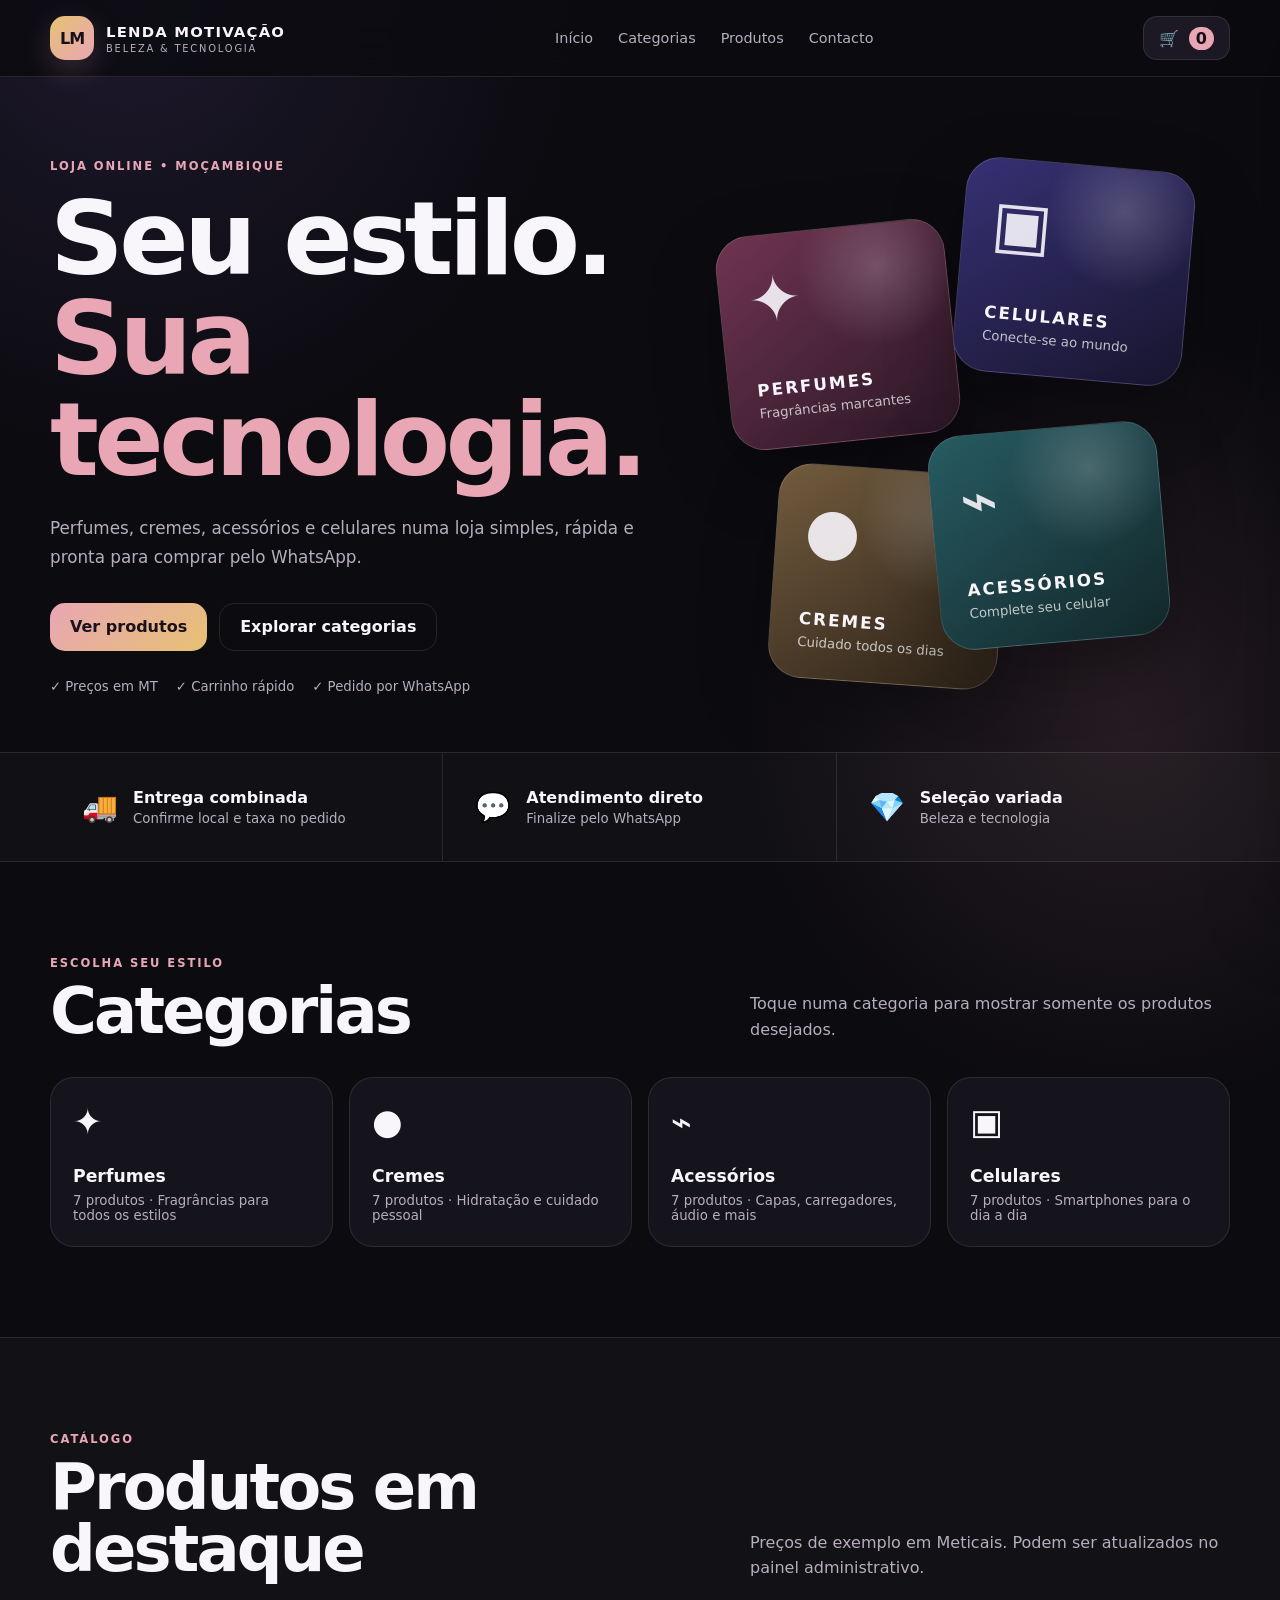
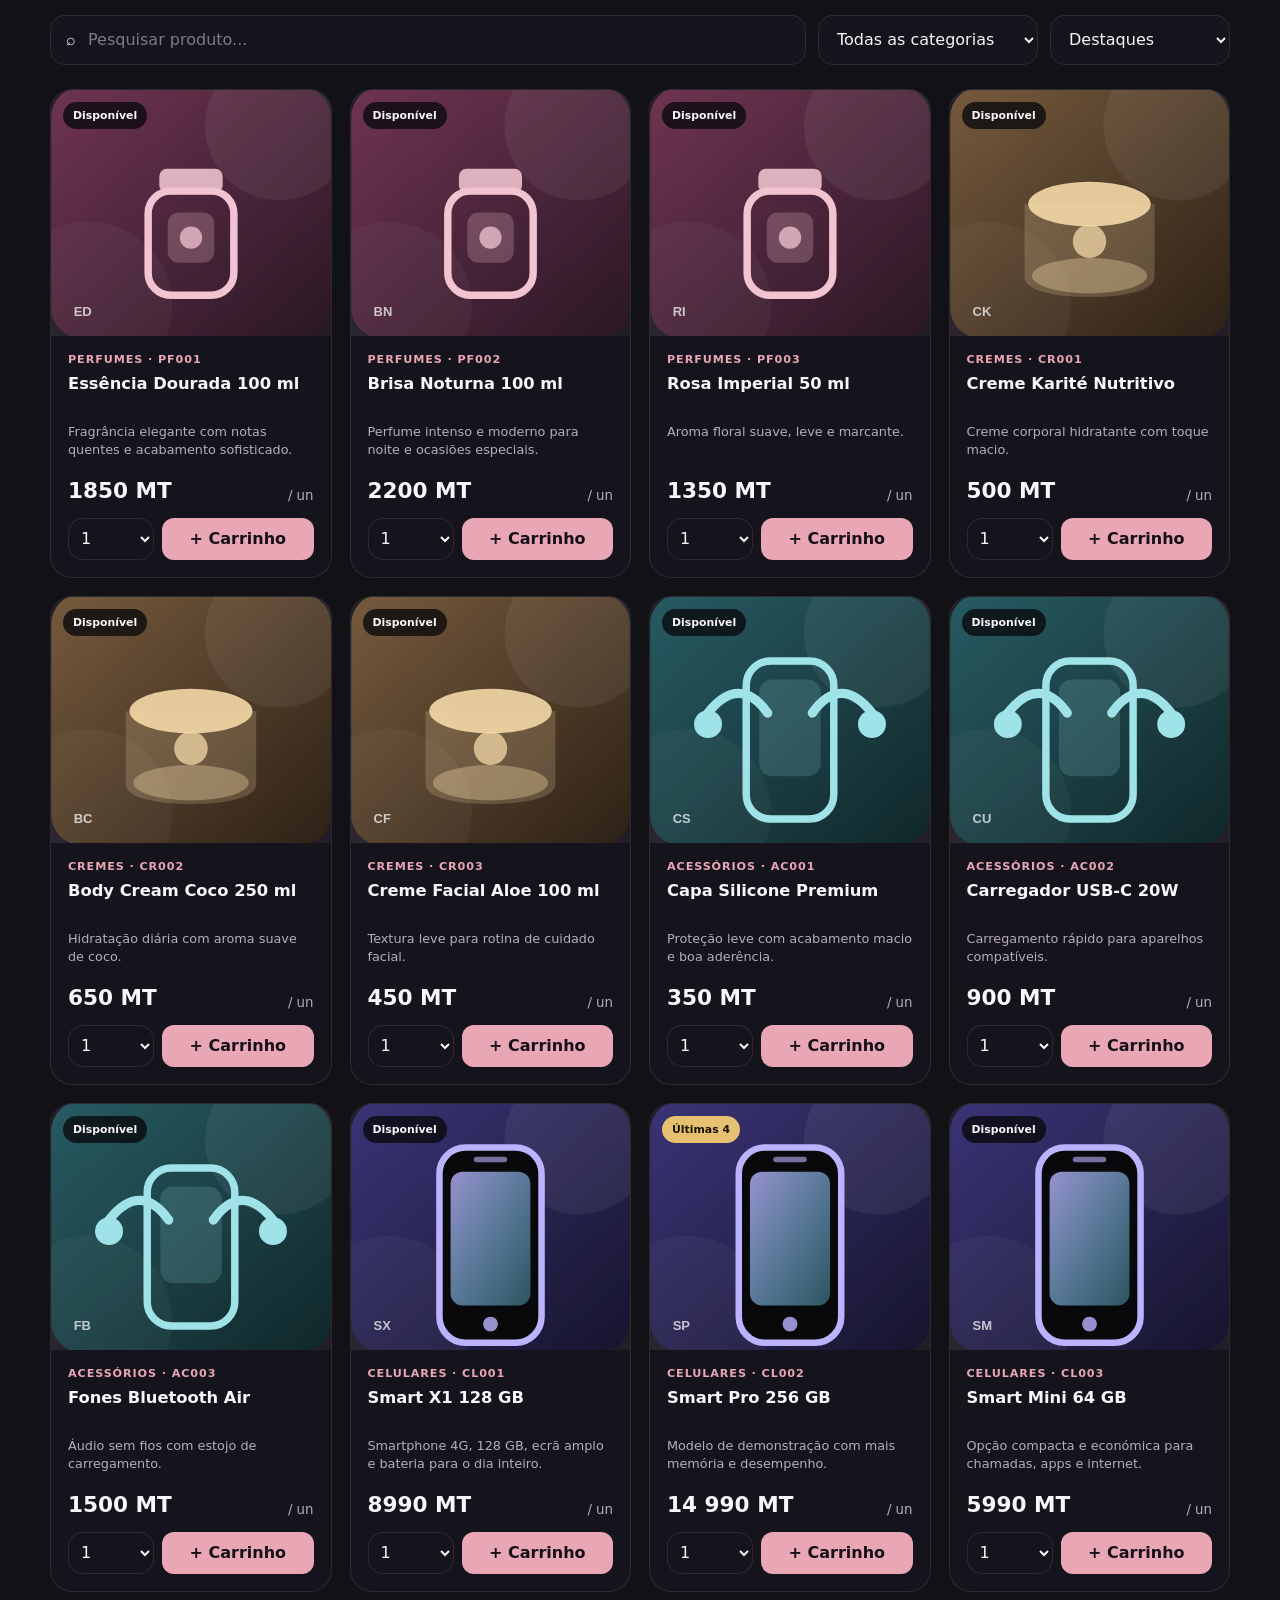
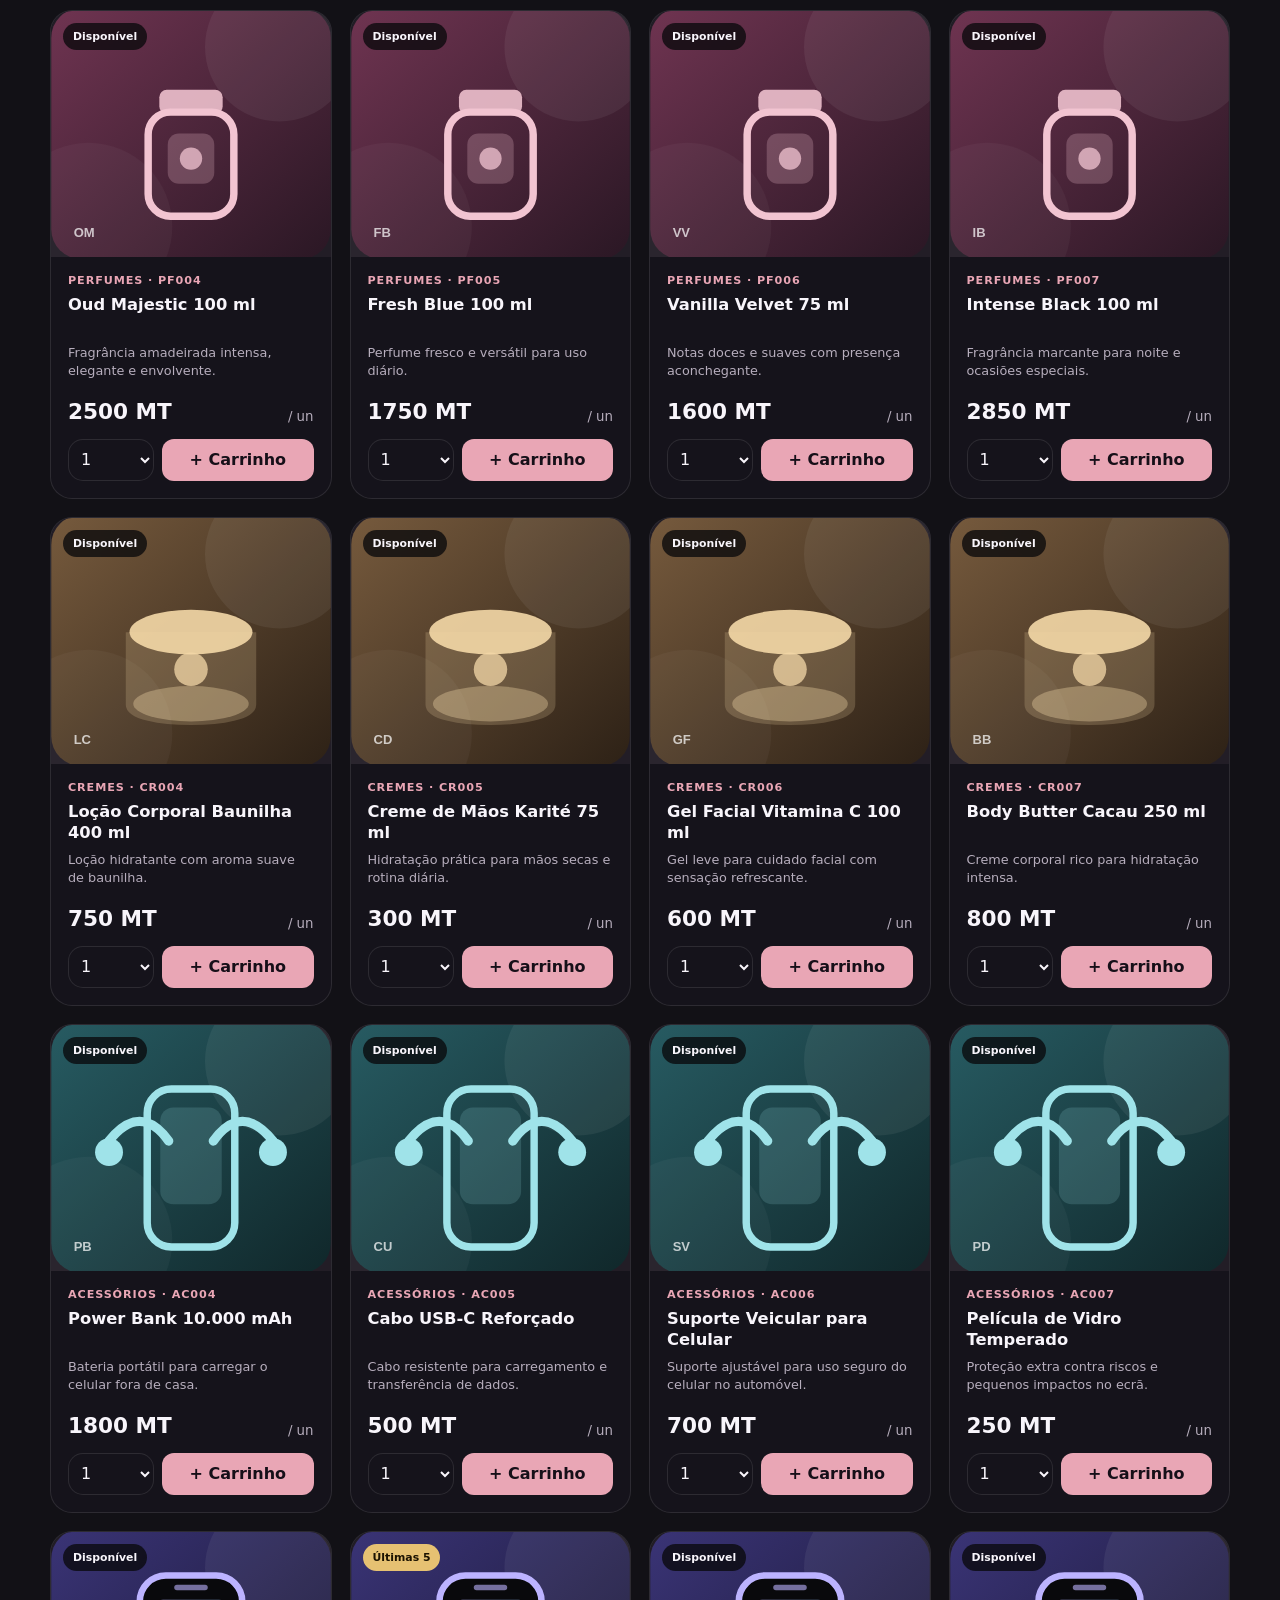
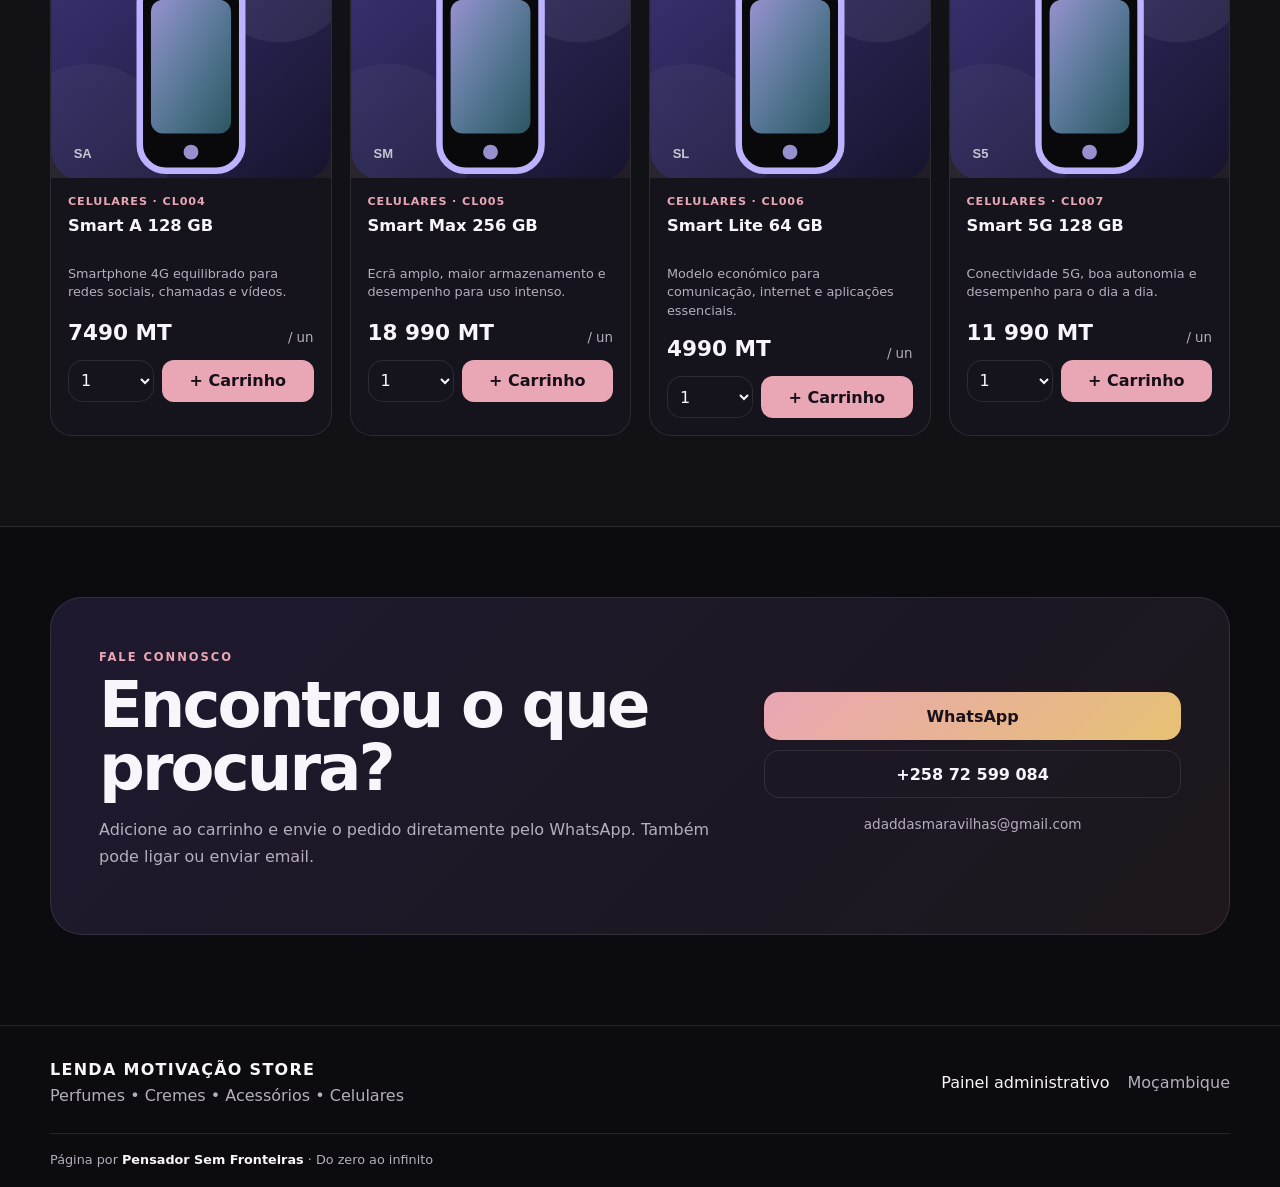
<file: index.html>
<!DOCTYPE html>
<html lang="pt-MZ">
<head>
  <meta charset="UTF-8" />
  <meta name="viewport" content="width=device-width, initial-scale=1.0" />
  <meta name="description" content="Lenda Motivação Store — perfumes, cremes, acessórios de celular e celulares em Moçambique." />
  <title>Lenda Motivação Store — Beleza & Tecnologia</title>
  <link rel="stylesheet" href="css/style.css" />
  <link rel="stylesheet" href="css/patch.css" />
</head>
<body>
  <header class="header">
    <div class="container header-inner">
      <a class="brand" href="#inicio" aria-label="Lenda Motivação Store">
        <span class="brand-mark">LM</span>
        <span><strong>LENDA MOTIVAÇÃO</strong><small>BELEZA & TECNOLOGIA</small></span>
      </a>

      <nav class="nav" id="mainNav">
        <a href="#inicio">Início</a>
        <a href="#categorias">Categorias</a>
        <a href="#produtos">Produtos</a>
        <a href="#contacto">Contacto</a>
      </nav>

      <div class="header-actions">
        <button class="icon-btn" id="menuBtn" aria-label="Abrir menu">☰</button>
        <button class="cart-button" id="cartBtn" aria-label="Abrir carrinho">🛒 <span id="cartCount">0</span></button>
      </div>
    </div>
  </header>

  <main>
    <section class="hero" id="inicio">
      <div class="container hero-grid">
        <div class="hero-copy">
          <span class="eyebrow">Loja online • Moçambique</span>
          <h1>Seu estilo.<br><em>Sua tecnologia.</em></h1>
          <p>Perfumes, cremes, acessórios e celulares numa loja simples, rápida e pronta para comprar pelo WhatsApp.</p>
          <div class="hero-actions">
            <a class="btn btn-primary" href="#produtos">Ver produtos</a>
            <a class="btn btn-ghost" href="#categorias">Explorar categorias</a>
          </div>
          <div class="hero-trust">
            <span>✓ Preços em MT</span>
            <span>✓ Carrinho rápido</span>
            <span>✓ Pedido por WhatsApp</span>
          </div>
        </div>

        <div class="hero-showcase" aria-hidden="true">
          <div class="showcase-card perfume-card">
            <span class="showcase-icon">✦</span>
            <strong>PERFUMES</strong>
            <small>Fragrâncias marcantes</small>
          </div>
          <div class="showcase-card phone-card">
            <span class="showcase-icon">▣</span>
            <strong>CELULARES</strong>
            <small>Conecte-se ao mundo</small>
          </div>
          <div class="showcase-card cream-card">
            <span class="showcase-icon">●</span>
            <strong>CREMES</strong>
            <small>Cuidado todos os dias</small>
          </div>
          <div class="showcase-card accessory-card">
            <span class="showcase-icon">⌁</span>
            <strong>ACESSÓRIOS</strong>
            <small>Complete seu celular</small>
          </div>
        </div>
      </div>
    </section>

    <section class="benefits">
      <div class="container benefits-grid">
        <div><b>🚚</b><span><strong>Entrega combinada</strong><small>Confirme local e taxa no pedido</small></span></div>
        <div><b>💬</b><span><strong>Atendimento direto</strong><small>Finalize pelo WhatsApp</small></span></div>
        <div><b>💎</b><span><strong>Seleção variada</strong><small>Beleza e tecnologia</small></span></div>
      </div>
    </section>

    <section class="section" id="categorias">
      <div class="container">
        <div class="section-heading">
          <div><span class="eyebrow">Escolha seu estilo</span><h2>Categorias</h2></div>
          <p>Toque numa categoria para mostrar somente os produtos desejados.</p>
        </div>
        <div class="category-grid" id="categoryGrid"></div>
      </div>
    </section>

    <section class="section products-section" id="produtos">
      <div class="container">
        <div class="section-heading">
          <div><span class="eyebrow">Catálogo</span><h2>Produtos em destaque</h2></div>
          <p>Preços de exemplo em Meticais. Podem ser atualizados no painel administrativo.</p>
        </div>

        <div class="toolbar">
          <label class="search-box">
            <span>⌕</span>
            <input id="searchInput" type="search" placeholder="Pesquisar produto..." autocomplete="off" />
          </label>
          <select id="categoryFilter" aria-label="Filtrar categoria">
            <option value="all">Todas as categorias</option>
          </select>
          <select id="sortFilter" aria-label="Ordenar produtos">
            <option value="featured">Destaques</option>
            <option value="price-asc">Menor preço</option>
            <option value="price-desc">Maior preço</option>
            <option value="name">Nome A-Z</option>
          </select>
        </div>

        <div class="product-grid" id="productGrid"></div>
        <div class="empty-state hidden" id="emptyState">Nenhum produto encontrado.</div>
      </div>
    </section>

    <section class="section contact-section" id="contacto">
      <div class="container contact-card">
        <div>
          <span class="eyebrow">Fale connosco</span>
          <h2>Encontrou o que procura?</h2>
          <p>Adicione ao carrinho e envie o pedido diretamente pelo WhatsApp. Também pode ligar ou enviar email.</p>
        </div>
        <div class="contact-actions">
          <a class="btn btn-primary" href="https://wa.me/25872599084" target="_blank" rel="noopener">WhatsApp</a>
          <a class="btn btn-ghost" href="tel:+25872599084">+258 72 599 084</a>
          <a class="text-link" href="mailto:adaddasmaravilhas@gmail.com">adaddasmaravilhas@gmail.com</a>
        </div>
      </div>
    </section>
  </main>

  <footer class="footer">
    <div class="container footer-inner">
      <div>
        <strong>LENDA MOTIVAÇÃO STORE</strong>
        <p>Perfumes • Cremes • Acessórios • Celulares</p>
      </div>
      <div class="footer-links">
        <a href="pages/admin.html">Painel administrativo</a>
        <span>Moçambique</span>
      </div>
    </div>
    <div class="container footer-bottom">Página por <strong>Pensador Sem Fronteiras</strong> · Do zero ao infinito</div>
  </footer>

  <div class="overlay" id="cartOverlay"></div>
  <aside class="cart-drawer" id="cartDrawer" aria-label="Carrinho de compras">
    <div class="cart-head">
      <div><span class="eyebrow">Sua seleção</span><h2>Carrinho</h2></div>
      <button class="close-btn" id="closeCartBtn" aria-label="Fechar carrinho">×</button>
    </div>
    <div class="cart-items" id="cartItems"></div>
    <div class="cart-empty" id="cartEmpty">Seu carrinho está vazio.</div>
    <div class="cart-footer">
      <div class="total-line"><span>Total</span><strong id="cartTotal">0 MT</strong></div>
      <button class="btn btn-primary btn-full" id="checkoutBtn">Enviar pedido no WhatsApp</button>
      <button class="btn btn-ghost btn-full" id="printBtn">Imprimir resumo</button>
      <button class="clear-cart" id="clearCartBtn">Limpar carrinho</button>
    </div>
  </aside>

  <div class="toast" id="toast" role="status" aria-live="polite"></div>

  <script src="js/store.js"></script>
  <script src="js/catalog-extra.js"></script>
</body>
</html>
</file>
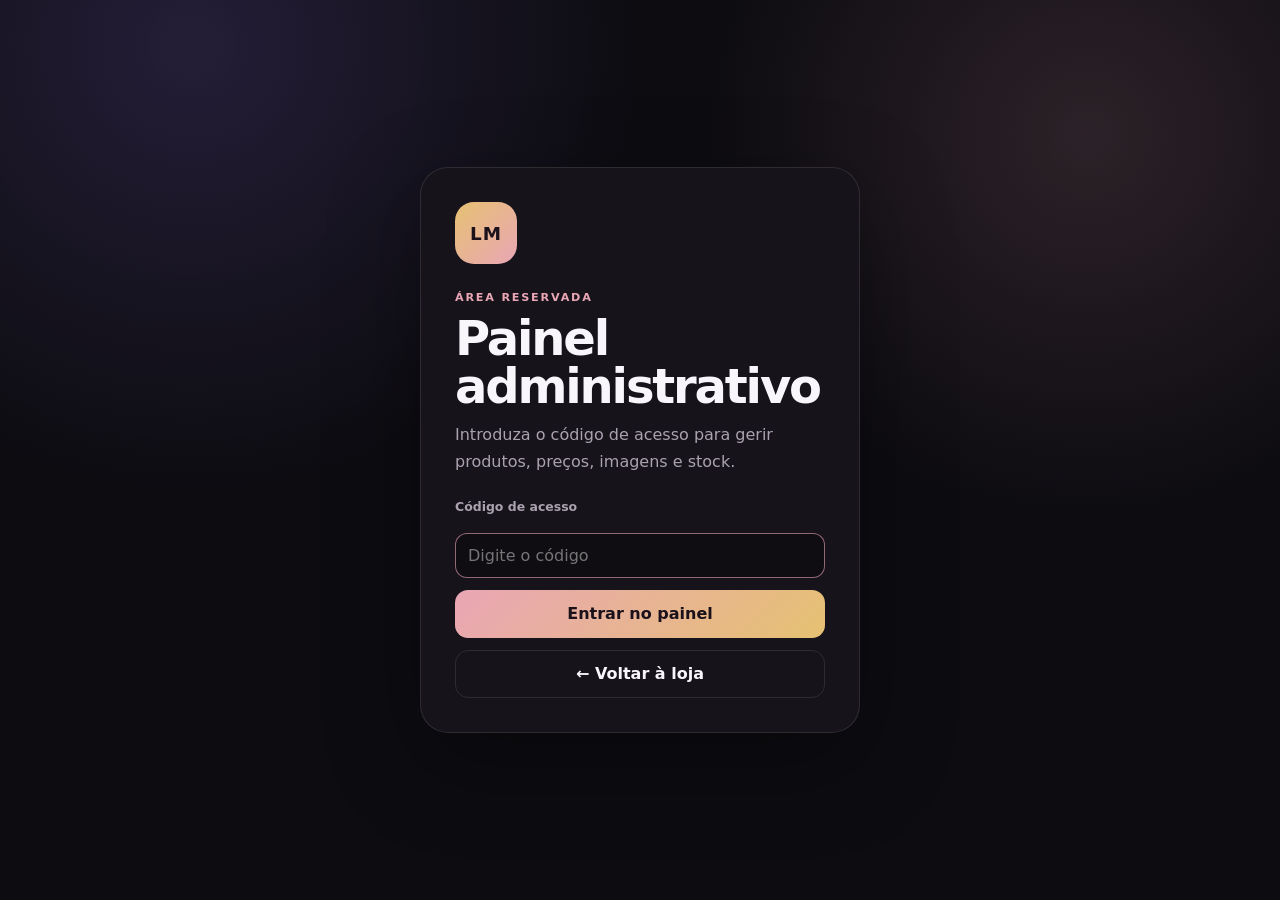
<file: pages/admin.html>
<!DOCTYPE html>
<html lang="pt-MZ">
<head>
  <meta charset="UTF-8" />
  <meta name="viewport" content="width=device-width, initial-scale=1.0" />
  <title>Painel — Lenda Motivação Store</title>
  <link rel="stylesheet" href="../css/admin.css" />
  <link rel="stylesheet" href="../css/admin-lock.css" />
</head>
<body>
  <section class="admin-lock" id="adminLock" aria-labelledby="loginTitle">
    <div class="login-card">
      <div class="login-brand">LM</div>
      <span class="eyebrow">Área reservada</span>
      <h1 id="loginTitle">Painel administrativo</h1>
      <p>Introduza o código de acesso para gerir produtos, preços, imagens e stock.</p>
      <form id="loginForm" class="login-form">
        <label for="adminCode">Código de acesso</label>
        <input id="adminCode" type="password" autocomplete="current-password" placeholder="Digite o código" required />
        <div class="login-error hidden" id="loginError">Código incorreto.</div>
        <button class="primary-btn" type="submit">Entrar no painel</button>
        <a class="ghost-btn" href="../index.html">← Voltar à loja</a>
      </form>
    </div>
  </section>

  <div id="adminApp" class="hidden">
    <header class="admin-header">
      <div class="container header-inner">
        <a class="brand" href="../index.html"><span>LM</span><strong>Lenda Motivação</strong></a>
        <div class="header-actions">
          <a class="ghost-btn" href="../index.html">← Ver loja</a>
          <button class="ghost-btn" id="logoutBtn" type="button">Sair</button>
          <button class="danger-link" id="resetBtn" type="button">Restaurar demonstração</button>
        </div>
      </div>
    </header>

    <main class="container admin-main">
      <section class="intro">
        <div>
          <span class="eyebrow">Painel local</span>
          <h1>Produtos da loja</h1>
          <p>As alterações ficam guardadas neste navegador e aparecem imediatamente na vitrine.</p>
        </div>
        <button class="primary-btn" id="newProductBtn" type="button">+ Novo produto</button>
      </section>

      <section class="stats" id="stats"></section>

      <section class="panel">
        <div class="panel-head">
          <div>
            <span class="eyebrow">Catálogo</span>
            <h2>Gerir produtos</h2>
          </div>
          <label class="search-box"><span>⌕</span><input id="searchInput" type="search" placeholder="Pesquisar por nome ou ID..." /></label>
        </div>

        <div class="table-wrap">
          <table>
            <thead>
              <tr>
                <th>Produto</th>
                <th>Categoria</th>
                <th>Preço</th>
                <th>Stock</th>
                <th>Estado</th>
                <th>Ações</th>
              </tr>
            </thead>
            <tbody id="productRows"></tbody>
          </table>
        </div>
        <div class="empty hidden" id="emptyState">Nenhum produto encontrado.</div>
      </section>
    </main>

    <div class="modal-overlay" id="modalOverlay">
      <section class="modal" role="dialog" aria-modal="true" aria-labelledby="formTitle">
        <div class="modal-head">
          <div><span class="eyebrow">Produto</span><h2 id="formTitle">Novo produto</h2></div>
          <button class="close-btn" id="closeModalBtn" type="button">×</button>
        </div>

        <form id="productForm">
          <input type="hidden" id="originalId" />
          <div class="form-grid">
            <label>ID do produto<input id="productId" required maxlength="20" placeholder="Ex.: PF004" /></label>
            <label>Categoria
              <select id="category" required>
                <option value="perfumes">Perfumes</option>
                <option value="cremes">Cremes</option>
                <option value="acessorios">Acessórios</option>
                <option value="celulares">Celulares</option>
              </select>
            </label>
            <label class="span-2">Nome<input id="name" required maxlength="100" placeholder="Nome do produto" /></label>
            <label class="span-2">Descrição<textarea id="description" rows="3" maxlength="240" placeholder="Descrição curta para a vitrine"></textarea></label>
            <label class="span-2">Imagem real (URL)<input id="image" type="url" placeholder="https://..." /></label>
            <label>Preço (MT)<input id="price" type="number" min="0" step="1" required /></label>
            <label>Stock<input id="stock" type="number" min="0" step="1" required /></label>
            <label>Unidade<input id="unit" value="un" maxlength="10" /></label>
            <label>Destaque/ordem<input id="featured" type="number" min="1" step="1" value="99" /></label>
          </div>
          <label class="switch-row"><input id="active" type="checkbox" checked /><span>Produto visível na loja</span></label>
          <div class="form-actions">
            <button class="ghost-btn" id="cancelBtn" type="button">Cancelar</button>
            <button class="primary-btn" type="submit">Guardar produto</button>
          </div>
        </form>
      </section>
    </div>

    <div class="toast" id="toast"></div>
  </div>

  <script src="../js/admin.js"></script>
  <script src="../js/catalog-extra.js"></script>
</body>
</html>
</file>
<file: css/style.css>
:root {
  --bg: #0c0b10;
  --panel: #15131b;
  --panel-2: #1d1924;
  --text: #f8f5fb;
  --muted: #b7aebd;
  --line: rgba(255,255,255,.1);
  --accent: #e9a6b5;
  --accent-2: #9b7bff;
  --gold: #e6c172;
  --success: #44c980;
  --danger: #ff7474;
  --shadow: 0 24px 70px rgba(0,0,0,.28);
  --radius: 24px;
  --max: 1180px;
}

* { box-sizing: border-box; }
html { scroll-behavior: smooth; }
body {
  margin: 0;
  font-family: Inter, ui-sans-serif, system-ui, -apple-system, BlinkMacSystemFont, "Segoe UI", sans-serif;
  color: var(--text);
  background:
    radial-gradient(circle at 10% 0%, rgba(155,123,255,.12), transparent 28rem),
    radial-gradient(circle at 88% 12%, rgba(233,166,181,.11), transparent 24rem),
    var(--bg);
  min-height: 100vh;
}

body.no-scroll { overflow: hidden; }
a { color: inherit; text-decoration: none; }
button, input, select { font: inherit; }
button { border: 0; }
img { display: block; max-width: 100%; }
.hidden { display: none !important; }
.container { width: min(calc(100% - 32px), var(--max)); margin-inline: auto; }

.header {
  position: sticky;
  top: 0;
  z-index: 50;
  backdrop-filter: blur(18px);
  background: rgba(12,11,16,.82);
  border-bottom: 1px solid var(--line);
}
.header-inner { min-height: 76px; display: flex; align-items: center; justify-content: space-between; gap: 24px; }
.brand { display: inline-flex; align-items: center; gap: 12px; min-width: max-content; }
.brand-mark {
  width: 44px; height: 44px; border-radius: 15px;
  display: grid; place-items: center;
  color: #17101a; font-weight: 900; letter-spacing: -.06em;
  background: linear-gradient(135deg, var(--gold), var(--accent));
  box-shadow: 0 10px 30px rgba(233,166,181,.2);
}
.brand strong { display: block; font-size: .93rem; letter-spacing: .08em; }
.brand small { display: block; margin-top: 2px; color: var(--muted); font-size: .62rem; letter-spacing: .18em; }
.nav { display: flex; align-items: center; gap: 25px; color: var(--muted); font-size: .9rem; }
.nav a:hover { color: var(--text); }
.header-actions { display: flex; gap: 10px; align-items: center; }
.icon-btn, .cart-button, .close-btn {
  color: var(--text); background: var(--panel-2); border: 1px solid var(--line); cursor: pointer;
}
.icon-btn { display: none; width: 44px; height: 44px; border-radius: 14px; }
.cart-button { min-height: 44px; padding: 0 15px; border-radius: 14px; font-weight: 700; }
.cart-button span { color: #170e18; background: var(--accent); border-radius: 999px; padding: 2px 7px; margin-left: 4px; }

.hero { padding: 78px 0 58px; overflow: hidden; }
.hero-grid { display: grid; grid-template-columns: 1.05fr .95fr; align-items: center; gap: 60px; }
.eyebrow { display: inline-block; color: var(--accent); text-transform: uppercase; letter-spacing: .17em; font-size: .72rem; font-weight: 800; }
.hero h1, .section-heading h2, .contact-card h2, .cart-head h2 {
  margin: 0; line-height: .98; letter-spacing: -.045em;
}
.hero h1 { font-size: clamp(3.6rem, 8vw, 7rem); margin-top: 15px; max-width: 720px; }
.hero h1 em { font-style: normal; color: var(--accent); }
.hero-copy > p { max-width: 620px; color: var(--muted); line-height: 1.75; font-size: 1.05rem; margin: 24px 0 30px; }
.hero-actions { display: flex; gap: 12px; flex-wrap: wrap; }
.btn {
  display: inline-flex; align-items: center; justify-content: center;
  min-height: 48px; padding: 0 20px; border-radius: 15px;
  font-weight: 800; cursor: pointer; transition: transform .2s ease, opacity .2s ease, background .2s ease;
}
.btn:hover { transform: translateY(-2px); }
.btn-primary { background: linear-gradient(135deg, var(--accent), var(--gold)); color: #1a111b; }
.btn-ghost { color: var(--text); background: transparent; border: 1px solid var(--line); }
.btn-full { width: 100%; }
.hero-trust { display: flex; gap: 18px; flex-wrap: wrap; color: var(--muted); font-size: .83rem; margin-top: 28px; }

.hero-showcase { min-height: 520px; position: relative; }
.showcase-card {
  position: absolute; width: 230px; min-height: 215px; padding: 28px;
  display: flex; flex-direction: column; justify-content: flex-end;
  border-radius: 34px; border: 1px solid rgba(255,255,255,.14); box-shadow: var(--shadow);
  overflow: hidden;
}
.showcase-card::before {
  content: ""; position: absolute; inset: 0; opacity: .8;
  background: radial-gradient(circle at 70% 20%, rgba(255,255,255,.24), transparent 34%);
}
.showcase-card > * { position: relative; z-index: 1; }
.showcase-icon { font-size: 4rem; margin-bottom: auto; opacity: .9; }
.showcase-card strong { font-size: 1.05rem; letter-spacing: .12em; }
.showcase-card small { color: rgba(255,255,255,.72); margin-top: 6px; }
.perfume-card { left: 4%; top: 12%; background: linear-gradient(145deg, #6f3451, #2a1724); transform: rotate(-6deg); }
.phone-card { right: 3%; top: 0; background: linear-gradient(145deg, #373074, #17152d); transform: rotate(5deg); }
.cream-card { left: 14%; bottom: 0; background: linear-gradient(145deg, #725b3e, #2b2117); transform: rotate(4deg); }
.accessory-card { right: 8%; bottom: 8%; background: linear-gradient(145deg, #275b62, #12272a); transform: rotate(-5deg); }

.benefits { border-block: 1px solid var(--line); background: rgba(255,255,255,.018); }
.benefits-grid { min-height: 108px; display: grid; grid-template-columns: repeat(3, 1fr); }
.benefits-grid > div { display: flex; align-items: center; gap: 15px; padding: 20px 32px; border-right: 1px solid var(--line); }
.benefits-grid > div:last-child { border-right: 0; }
.benefits b { font-size: 1.8rem; }
.benefits strong, .benefits small { display: block; }
.benefits small { color: var(--muted); margin-top: 4px; }

.section { padding: 90px 0; }
.products-section { background: rgba(255,255,255,.022); border-block: 1px solid var(--line); }
.section-heading { display: flex; justify-content: space-between; align-items: end; gap: 36px; margin-bottom: 34px; }
.section-heading h2, .contact-card h2 { font-size: clamp(2.3rem, 5vw, 4.3rem); margin-top: 9px; }
.section-heading p { max-width: 480px; color: var(--muted); line-height: 1.6; margin: 0; }

.category-grid { display: grid; grid-template-columns: repeat(4, 1fr); gap: 16px; }
.category-card {
  min-height: 170px; padding: 22px; border-radius: 24px; cursor: pointer;
  border: 1px solid var(--line); background: var(--panel); transition: transform .2s ease, border-color .2s ease, background .2s ease;
}
.category-card:hover, .category-card.active { transform: translateY(-4px); border-color: rgba(233,166,181,.5); background: var(--panel-2); }
.category-card .cat-icon { font-size: 2.2rem; }
.category-card strong { display: block; margin-top: 24px; font-size: 1.08rem; }
.category-card small { display: block; color: var(--muted); margin-top: 7px; }

.toolbar { display: grid; grid-template-columns: minmax(260px, 1fr) 220px 180px; gap: 12px; margin-bottom: 24px; }
.search-box { display: flex; align-items: center; gap: 10px; padding: 0 15px; background: var(--panel); border: 1px solid var(--line); border-radius: 15px; }
.search-box input { width: 100%; min-height: 48px; border: 0; outline: 0; color: var(--text); background: transparent; }
.search-box input::placeholder { color: #817988; }
select { min-height: 48px; border-radius: 15px; padding: 0 14px; color: var(--text); background: var(--panel); border: 1px solid var(--line); outline: none; }
select option { background: #17131b; }

.product-grid { display: grid; grid-template-columns: repeat(4, minmax(0, 1fr)); gap: 18px; }
.product-card {
  overflow: hidden; border-radius: 22px; background: var(--panel); border: 1px solid var(--line);
  transition: transform .2s ease, border-color .2s ease;
}
.product-card:hover { transform: translateY(-5px); border-color: rgba(255,255,255,.2); }
.product-image { position: relative; aspect-ratio: 1 / .88; background: #221d26; overflow: hidden; }
.product-image img { width: 100%; height: 100%; object-fit: cover; }
.badge {
  position: absolute; left: 12px; top: 12px; padding: 7px 10px; border-radius: 999px;
  background: rgba(9,9,12,.78); backdrop-filter: blur(8px); font-size: .68rem; font-weight: 800;
}
.badge.low { color: #1b1200; background: var(--gold); }
.badge.out { background: var(--danger); color: #1a0707; }
.product-body { padding: 17px; }
.product-meta { color: var(--accent); font-size: .7rem; font-weight: 800; letter-spacing: .08em; text-transform: uppercase; }
.product-name { min-height: 46px; margin: 7px 0 4px; font-size: 1.02rem; font-weight: 800; line-height: 1.3; }
.product-desc { min-height: 39px; color: var(--muted); font-size: .8rem; line-height: 1.45; }
.product-price { display: flex; align-items: end; justify-content: space-between; gap: 10px; margin-top: 16px; }
.product-price strong { font-size: 1.35rem; }
.product-price small { color: var(--muted); }
.product-actions { display: grid; grid-template-columns: 86px 1fr; gap: 8px; margin-top: 15px; }
.qty-select { min-width: 0; min-height: 42px; padding-inline: 8px; }
.add-btn { min-height: 42px; border-radius: 12px; font-weight: 800; cursor: pointer; color: #160f18; background: var(--accent); }
.add-btn:disabled { cursor: not-allowed; opacity: .45; }
.empty-state { color: var(--muted); text-align: center; padding: 50px 20px; border: 1px dashed var(--line); border-radius: 20px; }

.contact-section { padding-top: 70px; }
.contact-card {
  display: grid; grid-template-columns: 1.2fr .8fr; align-items: center; gap: 40px;
  padding: 48px; border-radius: 32px; border: 1px solid var(--line);
  background: linear-gradient(135deg, rgba(155,123,255,.13), rgba(233,166,181,.08));
}
.contact-card p { color: var(--muted); line-height: 1.7; max-width: 660px; }
.contact-actions { display: flex; flex-direction: column; align-items: stretch; gap: 10px; }
.text-link { color: var(--muted); text-align: center; font-size: .85rem; padding: 8px; word-break: break-word; }

.footer { border-top: 1px solid var(--line); padding: 34px 0 20px; color: var(--muted); }
.footer-inner { display: flex; justify-content: space-between; gap: 30px; align-items: center; }
.footer-inner strong { color: var(--text); letter-spacing: .08em; }
.footer-inner p { margin: 7px 0 0; }
.footer-links { display: flex; align-items: center; gap: 18px; }
.footer-links a { color: var(--text); }
.footer-bottom { margin-top: 28px; padding-top: 18px; border-top: 1px solid var(--line); font-size: .8rem; }
.footer-bottom strong { color: var(--text); }

.overlay { position: fixed; inset: 0; z-index: 80; background: rgba(0,0,0,.58); opacity: 0; pointer-events: none; transition: opacity .25s ease; }
.overlay.active { opacity: 1; pointer-events: auto; }
.cart-drawer {
  position: fixed; right: 0; top: 0; z-index: 90; width: min(440px, 100%); height: 100dvh;
  display: flex; flex-direction: column; transform: translateX(100%); transition: transform .28s ease;
  background: #111015; border-left: 1px solid var(--line); box-shadow: var(--shadow);
}
.cart-drawer.active { transform: translateX(0); }
.cart-head { padding: 24px; display: flex; align-items: center; justify-content: space-between; border-bottom: 1px solid var(--line); }
.cart-head h2 { font-size: 2.1rem; margin-top: 4px; }
.close-btn { width: 42px; height: 42px; border-radius: 50%; font-size: 1.5rem; }
.cart-items { flex: 1; overflow: auto; padding: 15px 20px; }
.cart-empty { padding: 50px 25px; color: var(--muted); text-align: center; }
.cart-item { display: grid; grid-template-columns: 66px 1fr auto; gap: 12px; align-items: center; padding: 13px 0; border-bottom: 1px solid var(--line); }
.cart-thumb { width: 66px; height: 66px; border-radius: 14px; overflow: hidden; background: var(--panel); }
.cart-thumb img { width: 100%; height: 100%; object-fit: cover; }
.cart-info strong { display: block; font-size: .9rem; }
.cart-info small { display: block; color: var(--muted); margin-top: 4px; }
.cart-qty { display: flex; align-items: center; gap: 7px; margin-top: 8px; }
.cart-qty button, .remove-btn { cursor: pointer; color: var(--text); background: var(--panel-2); border: 1px solid var(--line); }
.cart-qty button { width: 28px; height: 28px; border-radius: 8px; }
.cart-qty span { min-width: 20px; text-align: center; }
.remove-btn { width: 34px; height: 34px; border-radius: 10px; color: var(--danger); }
.cart-footer { padding: 20px; border-top: 1px solid var(--line); background: #151319; }
.total-line { display: flex; align-items: center; justify-content: space-between; margin-bottom: 16px; }
.total-line strong { font-size: 1.55rem; }
.cart-footer .btn + .btn { margin-top: 9px; }
.clear-cart { width: 100%; margin-top: 10px; padding: 10px; cursor: pointer; color: var(--muted); background: transparent; }

.toast {
  position: fixed; left: 50%; bottom: 24px; z-index: 120; transform: translate(-50%, 18px);
  padding: 12px 18px; border-radius: 999px; opacity: 0; pointer-events: none;
  color: #111; background: var(--accent); font-weight: 800; box-shadow: var(--shadow); transition: .24s ease;
}
.toast.active { opacity: 1; transform: translate(-50%, 0); }

@media (max-width: 1000px) {
  .hero-grid { grid-template-columns: 1fr; }
  .hero-showcase { min-height: 430px; max-width: 620px; width: 100%; margin-inline: auto; }
  .product-grid { grid-template-columns: repeat(3, 1fr); }
  .category-grid { grid-template-columns: repeat(2, 1fr); }
  .toolbar { grid-template-columns: 1fr 1fr; }
  .search-box { grid-column: 1 / -1; }
}

@media (max-width: 760px) {
  .header-inner { min-height: 68px; }
  .brand small { display: none; }
  .nav {
    position: absolute; left: 16px; right: 16px; top: 72px; display: none; flex-direction: column; align-items: stretch;
    padding: 14px; border-radius: 18px; background: #17141c; border: 1px solid var(--line); box-shadow: var(--shadow);
  }
  .nav.open { display: flex; }
  .nav a { padding: 11px 10px; }
  .icon-btn { display: grid; place-items: center; }
  .hero { padding-top: 55px; }
  .hero h1 { font-size: clamp(3.2rem, 17vw, 5.4rem); }
  .hero-showcase { min-height: 390px; }
  .showcase-card { width: 44%; min-height: 165px; padding: 20px; border-radius: 24px; }
  .showcase-icon { font-size: 2.5rem; }
  .benefits-grid { grid-template-columns: 1fr; }
  .benefits-grid > div { border-right: 0; border-bottom: 1px solid var(--line); }
  .benefits-grid > div:last-child { border-bottom: 0; }
  .section { padding: 66px 0; }
  .section-heading { display: block; }
  .section-heading p { margin-top: 15px; }
  .product-grid { grid-template-columns: repeat(2, minmax(0, 1fr)); gap: 12px; }
  .contact-card { grid-template-columns: 1fr; padding: 30px; }
  .footer-inner { display: block; }
  .footer-links { margin-top: 18px; flex-wrap: wrap; }
}

@media (max-width: 520px) {
  .container { width: min(calc(100% - 22px), var(--max)); }
  .brand strong { font-size: .8rem; }
  .brand-mark { width: 39px; height: 39px; border-radius: 12px; }
  .cart-button { padding: 0 11px; }
  .hero-copy > p { font-size: .96rem; }
  .hero-actions .btn { width: 100%; }
  .hero-trust { gap: 10px; flex-direction: column; }
  .hero-showcase { min-height: 330px; }
  .showcase-card { min-height: 145px; padding: 16px; }
  .showcase-card strong { font-size: .78rem; }
  .showcase-card small { font-size: .66rem; }
  .category-grid { grid-template-columns: 1fr 1fr; gap: 10px; }
  .category-card { min-height: 145px; padding: 17px; }
  .toolbar { grid-template-columns: 1fr; }
  .search-box { grid-column: auto; }
  .product-grid { grid-template-columns: 1fr; }
  .product-image { aspect-ratio: 1.25 / 1; }
  .product-name, .product-desc { min-height: 0; }
  .contact-card { border-radius: 24px; }
}

@media print {
  .header, .hero, .benefits, #categorias, #produtos, #contacto, .footer, .overlay, .toast { display: none !important; }
  body { background: white; color: black; }
  .cart-drawer { position: static; width: 100%; height: auto; transform: none; border: 0; box-shadow: none; background: white; color: black; }
  .cart-head .close-btn, .cart-footer button { display: none; }
  .cart-items { overflow: visible; }
  .cart-item { border-color: #ddd; }
  .cart-info small { color: #555; }
  .total-line { font-size: 1.2rem; }
}
</file>
<file: css/patch.css>
.category-card{color:var(--text);text-align:left}.category-card:focus-visible,.add-btn:focus-visible,.btn:focus-visible,.cart-button:focus-visible,.icon-btn:focus-visible{outline:3px solid rgba(233,166,181,.45);outline-offset:2px}
</file>
<file: css/admin.css>
:root {
  --bg:#0d0c11; --panel:#17141c; --panel2:#201b26; --text:#f8f5fb; --muted:#aaa2af;
  --line:rgba(255,255,255,.1); --accent:#e9a6b5; --gold:#e6c172; --danger:#ff7777; --green:#68d391;
  --radius:22px; --max:1180px; --shadow:0 24px 70px rgba(0,0,0,.3);
}
*{box-sizing:border-box} body{margin:0;font-family:Inter,ui-sans-serif,system-ui,-apple-system,BlinkMacSystemFont,"Segoe UI",sans-serif;background:radial-gradient(circle at 10% 0,rgba(155,123,255,.12),transparent 28rem),var(--bg);color:var(--text);min-height:100vh} a{text-decoration:none;color:inherit} button,input,select,textarea{font:inherit} button{border:0}.hidden{display:none!important}.container{width:min(calc(100% - 32px),var(--max));margin-inline:auto}
.admin-header{position:sticky;top:0;z-index:20;background:rgba(13,12,17,.88);backdrop-filter:blur(18px);border-bottom:1px solid var(--line)}.header-inner{min-height:72px;display:flex;align-items:center;justify-content:space-between;gap:20px}.brand{display:flex;align-items:center;gap:10px}.brand span{width:40px;height:40px;display:grid;place-items:center;border-radius:13px;background:linear-gradient(135deg,var(--gold),var(--accent));color:#1a111b;font-weight:900}.brand strong{letter-spacing:.05em}.header-actions{display:flex;gap:10px;align-items:center}.ghost-btn,.primary-btn,.danger-link{min-height:42px;padding:0 16px;border-radius:13px;cursor:pointer;font-weight:800}.ghost-btn{display:inline-flex;align-items:center;justify-content:center;color:var(--text);background:transparent;border:1px solid var(--line)}.primary-btn{color:#1a111b;background:linear-gradient(135deg,var(--accent),var(--gold))}.danger-link{color:var(--danger);background:transparent;border:1px solid rgba(255,119,119,.22)}
.admin-main{padding:58px 0 80px}.intro{display:flex;align-items:end;justify-content:space-between;gap:28px;margin-bottom:28px}.eyebrow{color:var(--accent);text-transform:uppercase;letter-spacing:.16em;font-size:.7rem;font-weight:800}.intro h1,.panel-head h2,.modal-head h2{margin:7px 0 0;line-height:1;letter-spacing:-.04em}.intro h1{font-size:clamp(2.7rem,7vw,5rem)}.intro p{color:var(--muted);line-height:1.6;max-width:650px;margin:14px 0 0}
.stats{display:grid;grid-template-columns:repeat(4,1fr);gap:14px;margin:26px 0}.stat{padding:20px;border-radius:18px;background:var(--panel);border:1px solid var(--line)}.stat small{display:block;color:var(--muted);font-size:.72rem;text-transform:uppercase;letter-spacing:.1em}.stat strong{display:block;margin-top:8px;font-size:1.8rem}
.panel{border:1px solid var(--line);background:var(--panel);border-radius:var(--radius);overflow:hidden}.panel-head{display:flex;align-items:end;justify-content:space-between;gap:20px;padding:24px;border-bottom:1px solid var(--line)}.panel-head h2{font-size:2rem}.search-box{width:min(380px,100%);display:flex;align-items:center;gap:8px;padding:0 13px;border:1px solid var(--line);background:var(--bg);border-radius:13px}.search-box input{width:100%;min-height:42px;border:0;outline:0;color:var(--text);background:transparent}.search-box input::placeholder{color:#706a74}.table-wrap{overflow:auto}table{width:100%;border-collapse:collapse;min-width:800px}th,td{text-align:left;padding:15px 20px;border-bottom:1px solid var(--line)}th{color:var(--muted);font-size:.7rem;text-transform:uppercase;letter-spacing:.09em;background:rgba(255,255,255,.018)}td{font-size:.9rem}.product-cell strong{display:block}.product-cell small{display:block;color:var(--muted);margin-top:4px}.price{font-weight:800}.stock.low{color:var(--gold)}.stock.zero{color:var(--danger)}.status{display:inline-flex;padding:5px 9px;border-radius:999px;font-size:.72rem;font-weight:800}.status.on{color:#102016;background:rgba(104,211,145,.2)}.status.off{color:#3a1111;background:rgba(255,119,119,.2)}.actions{display:flex;gap:7px}.action-btn{min-height:34px;padding:0 10px;border-radius:9px;cursor:pointer;color:var(--text);background:var(--panel2);border:1px solid var(--line)}.action-btn.delete{color:var(--danger)}.empty{padding:45px;text-align:center;color:var(--muted)}
.modal-overlay{position:fixed;inset:0;z-index:50;display:none;align-items:center;justify-content:center;padding:20px;background:rgba(0,0,0,.7)}.modal-overlay.active{display:flex}.modal{width:min(700px,100%);max-height:92vh;overflow:auto;border:1px solid var(--line);border-radius:24px;background:#151219;box-shadow:var(--shadow)}.modal-head{display:flex;justify-content:space-between;align-items:center;padding:22px 24px;border-bottom:1px solid var(--line)}.modal-head h2{font-size:2rem}.close-btn{width:40px;height:40px;border-radius:50%;cursor:pointer;color:var(--text);background:var(--panel2);font-size:1.4rem}form{padding:24px}.form-grid{display:grid;grid-template-columns:1fr 1fr;gap:16px}.form-grid label,.switch-row{color:var(--muted);font-size:.78rem;font-weight:700}.span-2{grid-column:1/-1}input,select,textarea{width:100%;margin-top:7px;color:var(--text);background:#0f0d12;border:1px solid var(--line);border-radius:12px;outline:0;padding:12px}input,select{min-height:44px}textarea{resize:vertical}input:focus,select:focus,textarea:focus{border-color:rgba(233,166,181,.6)}select option{background:#17131b}.switch-row{display:flex;align-items:center;gap:10px;margin-top:18px}.switch-row input{width:18px;height:18px;margin:0}.form-actions{display:flex;justify-content:flex-end;gap:10px;margin-top:24px}.toast{position:fixed;left:50%;bottom:24px;z-index:80;transform:translate(-50%,18px);padding:12px 17px;border-radius:999px;opacity:0;pointer-events:none;color:#171017;background:var(--accent);font-weight:800;box-shadow:var(--shadow);transition:.22s}.toast.active{opacity:1;transform:translate(-50%,0)}
@media(max-width:850px){.stats{grid-template-columns:1fr 1fr}.intro{align-items:flex-start}.panel-head{display:block}.search-box{margin-top:18px;width:100%}}@media(max-width:600px){.container{width:min(calc(100% - 22px),var(--max))}.header-inner{align-items:center}.brand strong{display:none}.header-actions{gap:6px}.danger-link,.ghost-btn{padding:0 10px;font-size:.78rem}.admin-main{padding-top:38px}.intro{display:block}.intro .primary-btn{margin-top:20px;width:100%}.stats{grid-template-columns:1fr 1fr;gap:9px}.stat{padding:15px}.stat strong{font-size:1.45rem}.panel{border-radius:17px}.form-grid{grid-template-columns:1fr}.span-2{grid-column:auto}.modal{border-radius:18px}.form-actions{flex-direction:column-reverse}.form-actions button{width:100%}}
</file>
<file: css/admin-lock.css>
.admin-lock{
  min-height:100vh;
  display:grid;
  place-items:center;
  padding:24px;
  background:
    radial-gradient(circle at 15% 5%,rgba(155,123,255,.16),transparent 28rem),
    radial-gradient(circle at 85% 15%,rgba(233,166,181,.14),transparent 24rem),
    #0d0c11;
}
.login-card{
  width:min(440px,100%);
  padding:34px;
  border:1px solid rgba(255,255,255,.1);
  border-radius:28px;
  background:rgba(23,20,28,.96);
  box-shadow:0 28px 90px rgba(0,0,0,.36);
}
.login-brand{
  width:62px;height:62px;display:grid;place-items:center;margin-bottom:22px;
  border-radius:19px;background:linear-gradient(135deg,#e6c172,#e9a6b5);
  color:#1a111b;font-size:1.15rem;font-weight:900;letter-spacing:.05em;
}
.login-card h1{margin:9px 0 12px;font-size:clamp(2rem,7vw,3rem);line-height:1;letter-spacing:-.045em}
.login-card p{margin:0 0 24px;color:#aaa2af;line-height:1.65}
.login-form{padding:0;display:grid;gap:12px}
.login-form label{color:#aaa2af;font-size:.78rem;font-weight:800}
.login-form input{margin-top:7px}
.login-form .primary-btn,.login-form .ghost-btn{width:100%;min-height:48px}
.login-error{padding:10px 12px;border-radius:11px;color:#ff9a9a;background:rgba(255,119,119,.12);border:1px solid rgba(255,119,119,.2);font-size:.82rem;font-weight:700}
@media(max-width:520px){.login-card{padding:26px 20px;border-radius:21px}}
</file>
